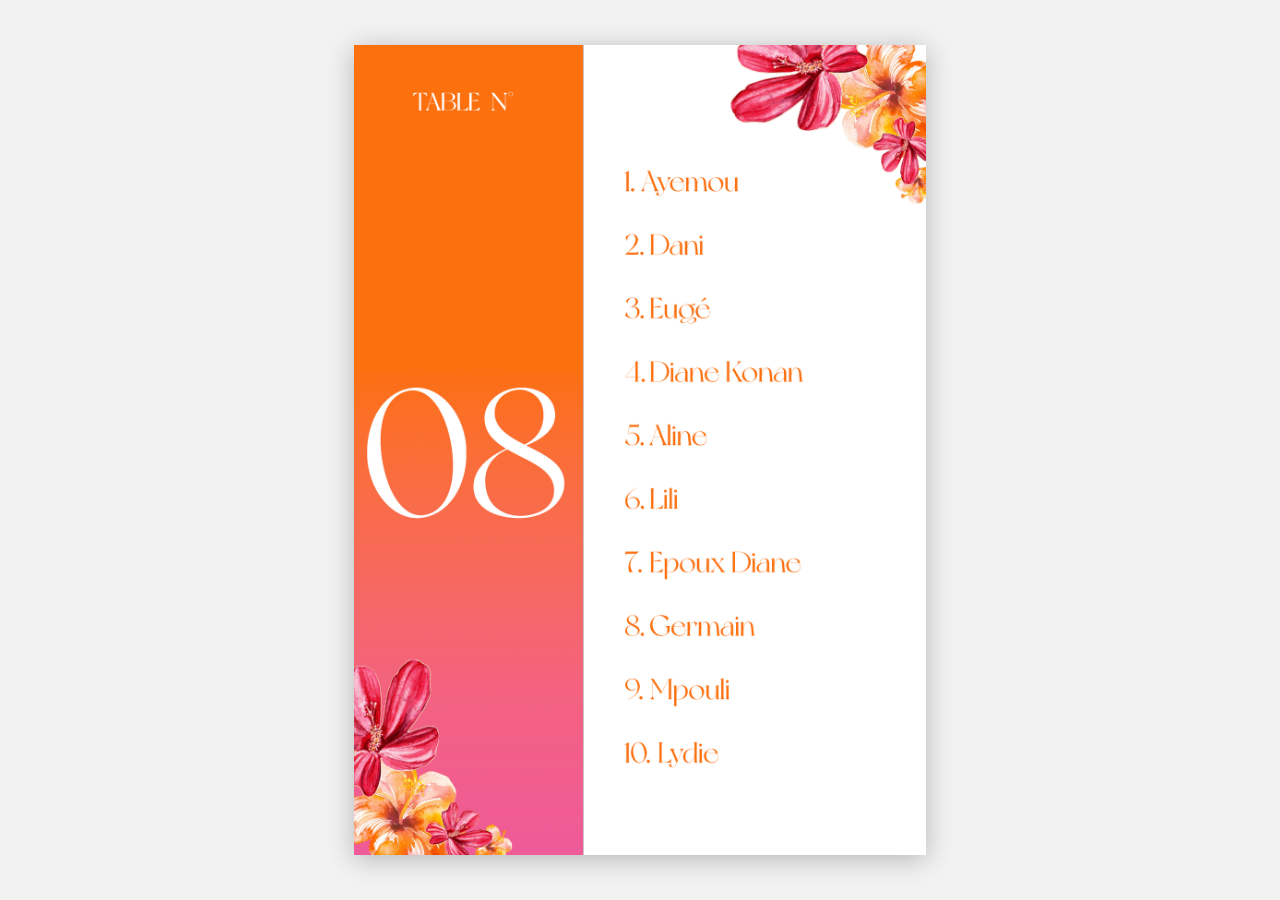
<file: index.html>
<!DOCTYPE html>
<html lang="fr">
<head>
  <meta charset="UTF-8">
  <meta name="viewport" content="width=device-width, initial-scale=1.0">
  <title>N°TABLE</title>

  <!-- Feuille de style -->
  <link rel="stylesheet" href="Style.css">
</head>
<body>

  <!-- Conteneur qui simule une feuille A4 -->
  <div class="page-a4">
    <!-- Le PDF est affiché directement dans un iframe, sans téléchargement -->
    
    <img 
    id="pdf-viewer"
    src="TABLE8.png" alt="">
      
      
  </div>

  <!-- Script JS (gestion responsive) -->
  <script src="Script.js"></script>
</body>
</html>
</file>
<file: Style.css>
/* ==========================================================
   RESET DE BASE
   ========================================================== */
* {
  margin: 0;
  padding: 0;
  box-sizing: border-box;
}

/* ==========================================================
   PAGE GLOBALE
   - Fond gris clair
   - Centrage horizontal et vertical de la feuille A4
   - Masque les barres de défilement inutiles du body
   ========================================================== */
html, body {
  height: 100%;
  width: 100%;
  overflow: hidden;             /* pas de scrollbars sur la page elle-même */
  background-color: #f2f2f2;    /* fond gris clair demandé */
  display: flex;
  align-items: center;          /* centrage vertical */
  justify-content: center;      /* centrage horizontal */
  font-family: Arial, Helvetica, sans-serif;
}

/* ==========================================================
   FEUILLE A4
   - Ratio A4 réel : 210mm x 297mm => 210/297 ≈ 0.7071
   - On fixe une hauteur "proche de la réalité" sur desktop,
     puis on laisse la largeur se calculer via aspect-ratio.
   - --a4-height est piloté dynamiquement par script.js
     pour rester responsive sur mobile.
   ========================================================== */
.page-a4 {
  --a4-height: 90vh;                 /* valeur par défaut, ajustée en JS */
  height: var(--a4-height);
  aspect-ratio: 210 / 297;           /* conserve les proportions A4 */
  max-width: 95vw;                   /* évite le débordement sur petits écrans */
  background: #ffffff;
  box-shadow: 0 4px 25px rgba(0, 0, 0, 0.25); /* effet "feuille de papier" */
  overflow: hidden;                  /* masque tout débordement interne */
  position: relative;
}

/* ==========================================================
   IFRAME CONTENANT LE PDF
   - Occupe toute la feuille A4
   - Pas de bordure, pas de scrollbar visible superflue
   ========================================================== */
#pdf-viewer {
  width: 100%;
  height: 100%;
  border: none;
  display: block;
}

/* ==========================================================
   RESPONSIVE MOBILE
   - Sur petits écrans, on privilégie la largeur disponible
     plutôt qu'une hauteur fixe en vh, pour éviter les feuilles
     trop étroites ou trop grandes.
   ========================================================== */
@media (max-width: 768px) {
  .page-a4 {
    width: 95vw;
    height: auto;              /* la hauteur est déduite du ratio */
    max-height: 90vh;
  }
}
</file>
